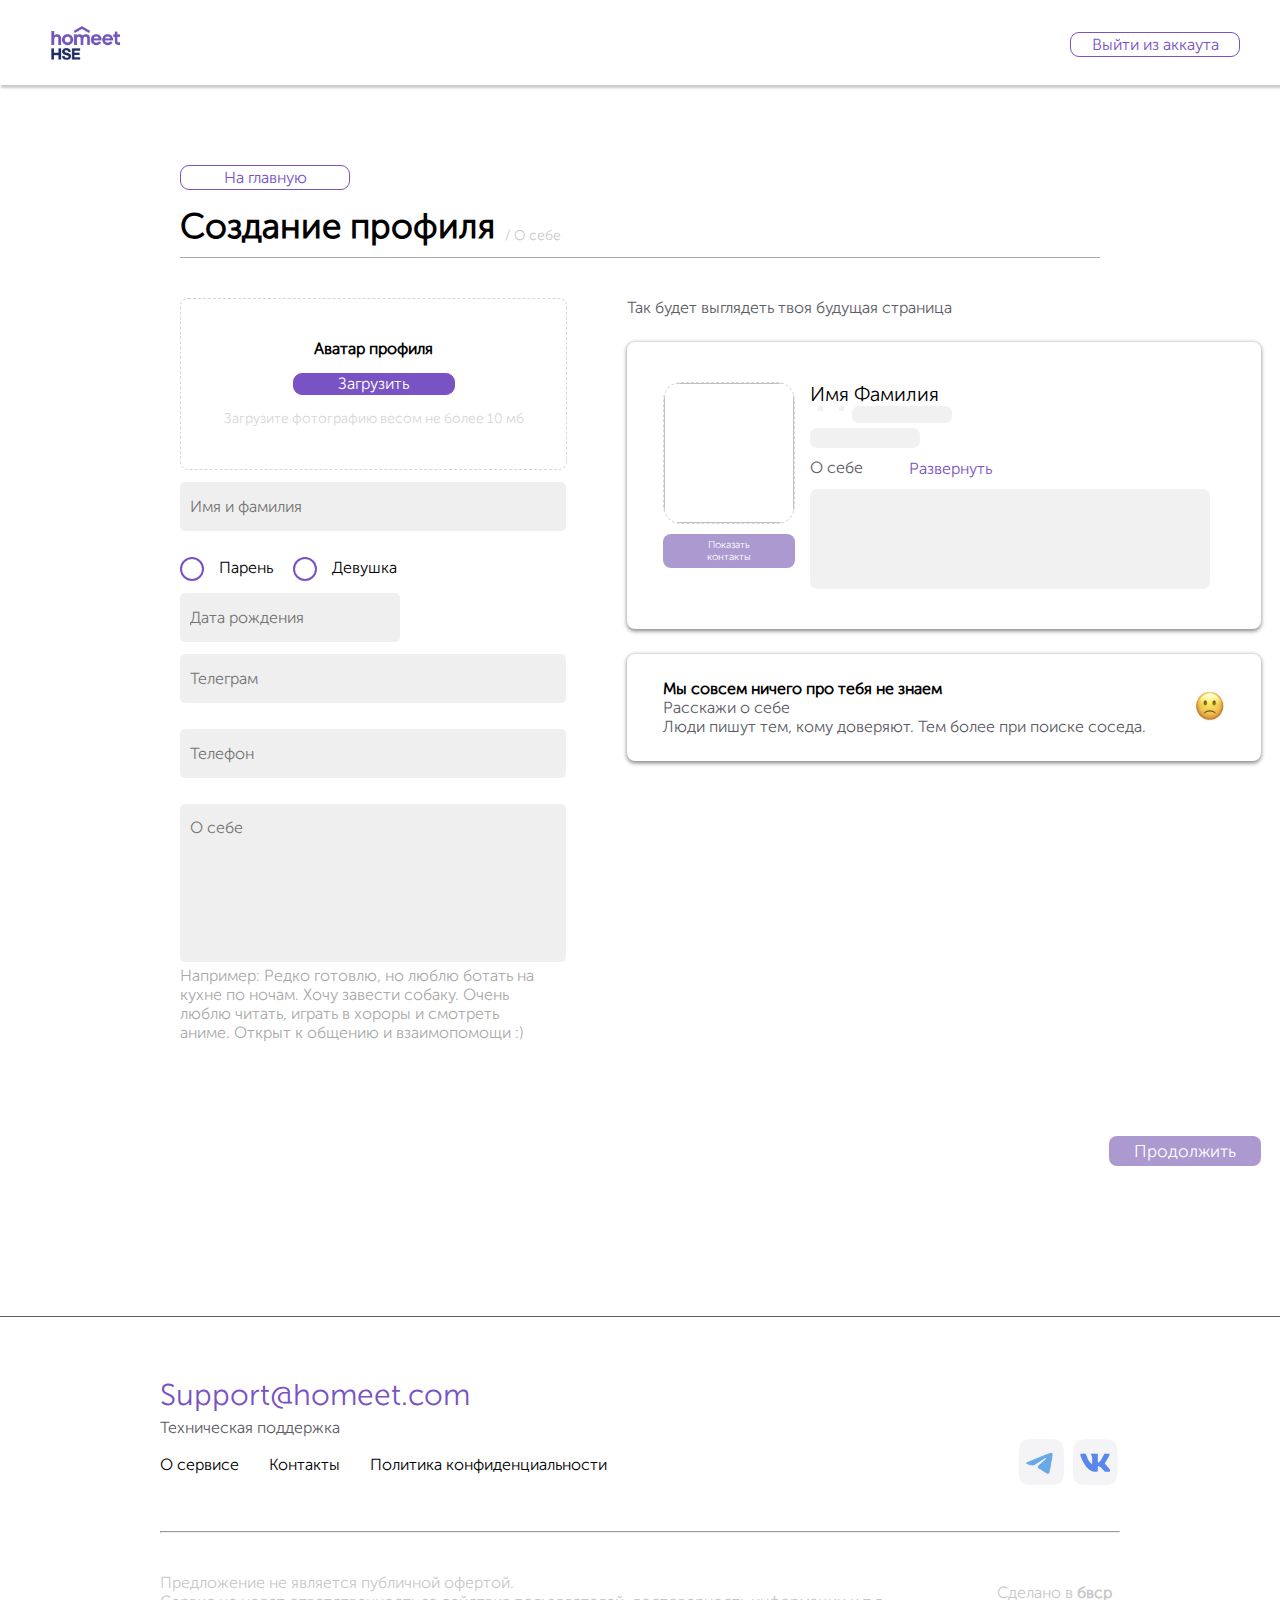
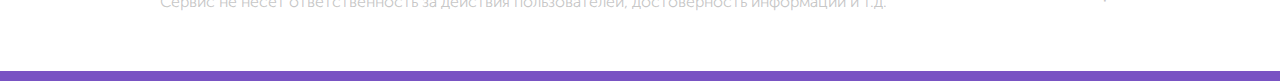
<file: src/index.html>
<!DOCTYPE html>
<html lang="ru">
<head>
    <meta charset="UTF-8">
    <meta name="viewport" content="width=device-width, initial-scale=1.0">
    <link rel="stylesheet" href="css/style.css">
    <title>О себе</title>
</head>
<body>
    <header class="top_panel">
        <div class="distances_top_panel">
            <img class="logo" src="img/logo.jpg" alt="logo">
            <form>
                <button class="white_button">Выйти из аккаута</button>
            </form>
        </div>
    </header>
    <main class="creating_profile">
        <form>
            <button class="white_button">На главную</button>
        </form>
        <div class="cr_and_about_myself">
            <h1 class="cr_text">Создание профиля</h1>
            <p class="about_myself_text">/ О себе</p>
        </div>
        <div class="line_in_cr_and_about_myself">
       </div>
        <div class="left_and_right_panels">
            <div class="anketa">
                <div class="dowload_form">
                    <p class="avatar"><b>Аватар профиля</b></p>
                    <form>
                        <label class="violet_button" for="photo">Загрузить</label>
                        <input name="photo" id="photo" type="file" style="display:none;" accept=".jpg, .jpeg, .png" onchange="perenosFoto()">
                    </form>
                    <p class="text_dowload_grey">Загрузите фотографию весом не более 10 мб</p>
                </div>
                <form>
                    <input class="data_windows_anketa" name="name" id="name" type="text" placeholder="Имя и фамилия" onchange='perenosImeni(this.value)'>
                    <p class="error" id="name_format">Неверный формат имени</p>
                </form>
                <form class="variants">
                    <input type="radio" name="gender" id="m" value="male" onchange='perenosGender1(this.value)'>
                    <label for="m" class="variant">Парень</label>
                    <input type="radio" name="gender" id="f" value="female" onchange='perenosGender2(this.value)'>
                    <label for="f" class="variant">Девушка</label>
                </form>
                <form>
                    <input class="date" pattern="[0-9]{2}.[0-9]{2}.[0-9]{4}" id="date" type="text" placeholder="Дата рождения" onfocus="(this.type='date')"  onchange='perenosDate(this.value)'>
                </form>
                <form>
                    <input class="data_windows_anketa" type="text" name="tg" id="tg" placeholder="Телеграм" onchange='perenosTG(this.value)'>
                    <p class="error" id="tg_format">Неверный формат никнейма</p>
                </form>
                <form>
                    <input class="data_windows_anketa" type="tel" name="tel" id="tel" placeholder="Телефон" onchange="perenosTel(this.value)">
                    <p class="error" id="tel_format">Неверный формат номера</p>
                </form>
                <div>
                    <form>
                        <textarea class="about_myself_block" name="textarea" id="textarea" cols="15" rows="5" placeholder="О себе" onchange="aboutMyself(value)"></textarea>
                    </form>
                    <p class="example">Например: Редко готовлю, но люблю ботать на кухне по ночам. Хочу завести собаку. Очень люблю читать, играть в хороры и смотреть аниме. Открыт к общению и взаимопомощи :)</p>
                </div> 
            </div> 
            <div class="right">
                <p class="in_the_future_text">Так будет выглядеть твоя будущая страница</p>
                <div class="future_anketa_big">
                    <div class="place_for_photo_and_batton_show_contacts">
                        <img class="place_for_photo" id="fotochka">
                        <form>
                            <button class="show_contacts" onclick="contacts()" type=button>Показать контакты</button>
                            <p id="telegram"></p>
                            <p id="number"></p>
                        </form>
                    </div>
                    <div  class="future_anketa_right">
                        <p class="name_surname_in_future_anketa" id="perenos_imeni">Имя Фамилия</p>
                        <div class="gender_age_grey_block_in_future_anketa">
                            <p class="small" id="gender"></p>
                            <div class="point"></div>
                            <p class="small" id="age"></p>
                            <div class="point"></div>
                            <p class="small_grey_block_in_future"></p>
                        </div>
                        <p class="medium_grey_block_in_future"></p>
                        <div class="turn_about_myself_in_future">
                            <p class="about_myself_in_future" id="perenos_about">О себе</p>
                            <button class="turn" id="turn" type=button onclick="turn()">Развернуть</button>
                        </div>
                        <p class="big_grey_block_in_future">
                        <!-- тут нужно прописать маленькие серые прямоугольники внутри большого -->
                        </p>
                    </div>
                </div>
                <div class="we_dont_know">
                    <div>
                      <p><b>Мы совсем ничего про тебя не знаем</b></p> 
                      <p class="tell_about_yourself">Расскажи о себе</p> 
                      <p class="tell_about_yourself">Люди пишут тем, кому доверяют. Тем более при поиске соседа.</p>  
                    </div>
                    <div>
                        <img class="bad_smile" src="img/(smile.jpg" alt="bad_smile">
                    </div>
                </div>  
                <div class="continue_button_with_location">
                    <div class="for_continue_button"></div>
                    <button class="continue_button">Продолжить</button>
                </div>
            </div>
        </div>
       <script src="./js/script1.js"></script>
    </main>
    <footer class="footer">
        <div class="email_and_support">
            <p class="email">Support@homeet.com</p>
            <p class="support">Техническая поддержка</p>
        </div>
        <div class="services_and_networks">
            <div class="services">
                <p>О сервисе</p>
                <p>Контакты</p>
                <p>Политика конфиденциальности</p>
            </div>
            <div class="networks">
                <img class="networks_pict" src="img/tg.jpg" alt="telegram">
                <img class="networks_pict" src="img/vk.jpg" alt="vk">
            </div>
        </div> 
        <div class="down">
            <hr>
            <div class="down_text">
                <p>Предложение не является публичной офертой. <br> Сервис не несет ответственность за действия пользователей, достоверность информации и т.д.</p>
                <p>Сделано в <b>бвср</b></p>
            </div>  
        </div>
    </footer>
</body>
</html>
</file>
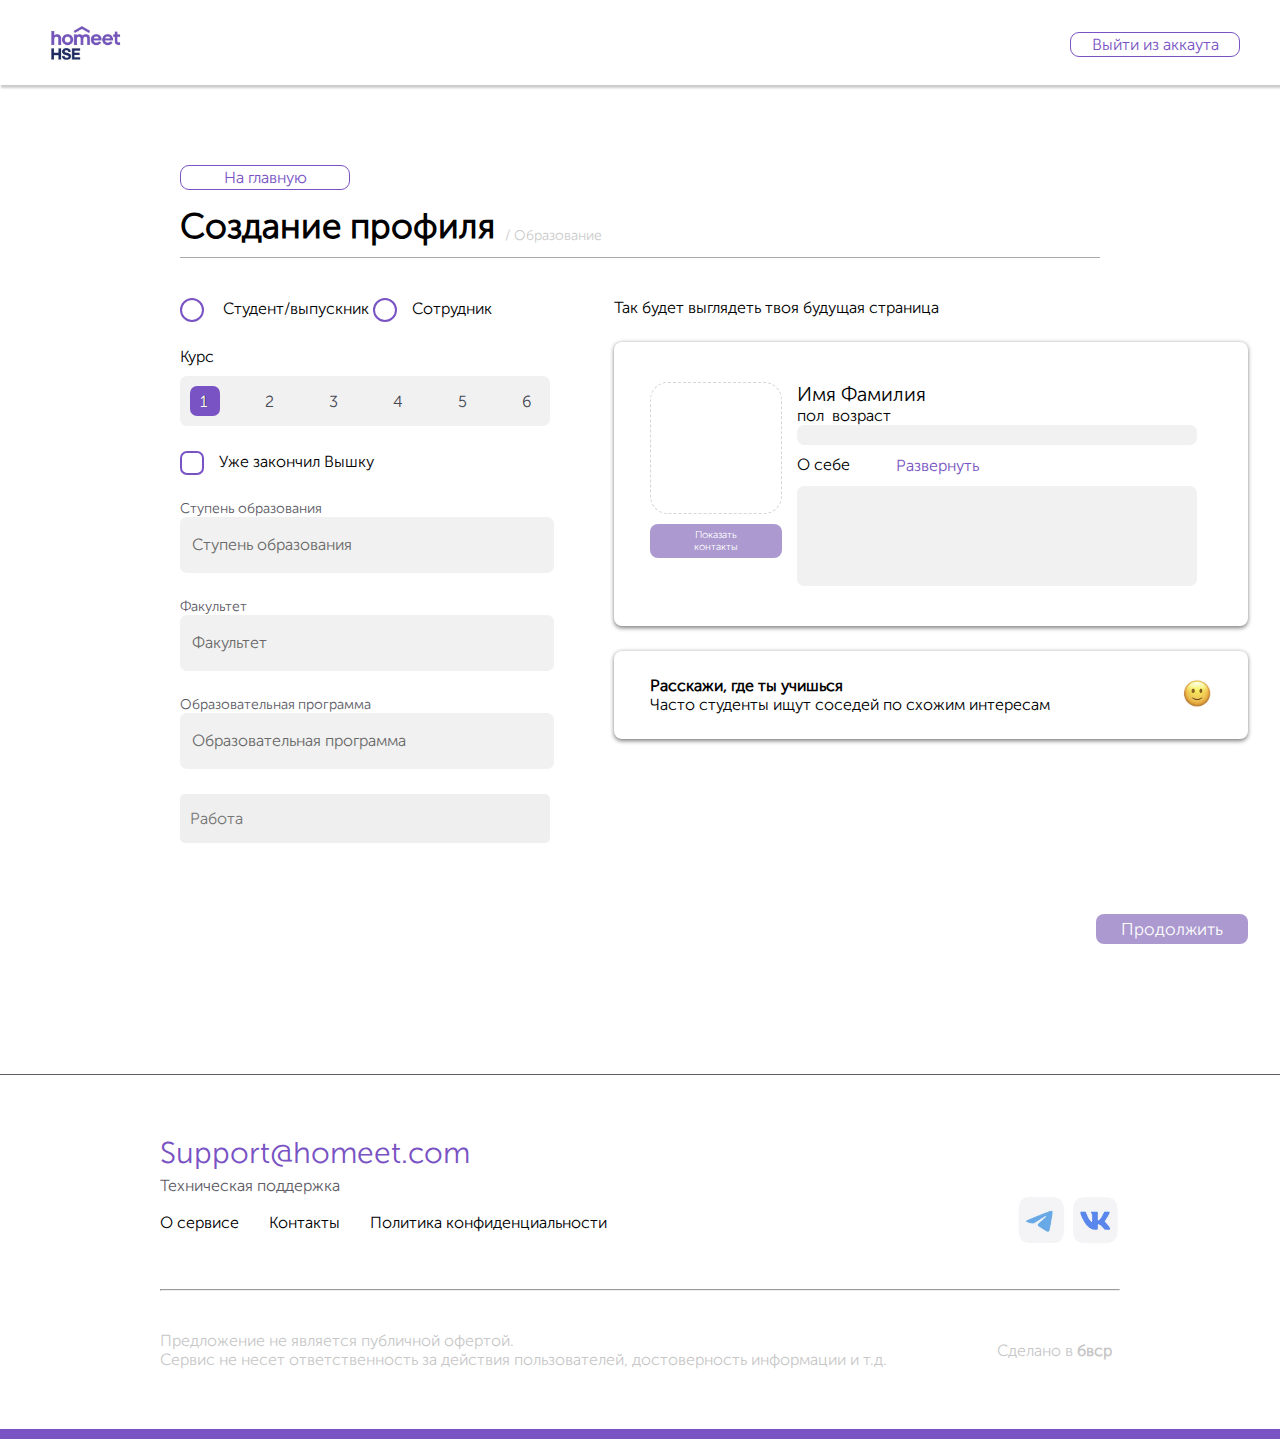
<file: src/index2.html>
<!DOCTYPE html>
<html lang="ru">
<head>
    <meta charset="UTF-8">
    <meta name="viewport" content="width=device-width, initial-scale=1.0">
    <link rel="stylesheet" href="css/style2.css">
    <title>Образование</title>
</head>
<body>
    <header class="top_panel">
        <div class="distances_top_panel">
            <img class="logo" src="img/logo.jpg" alt="logo">
            <form>
                <button class="white_button">Выйти из аккаута</button>
            </form>
        </div>
    </header>
    <main class="creating_profile">
        <form>
            <button class="white_button">На главную</button>
        </form>
        <div class="cr_and_education">
            <h1 class="cr_text">Создание профиля</h1>
            <p class="education_text">/ Образование</p>
        </div>
        <div class="line_in_cr_and_education">
       </div>
        <div class="left_and_right_panels">
            <div class="left">
                <div class="student_or_worker">
                    <input type="radio" id="student" name="work" value="student">
                    <label for="student" class="variant"> Студент/выпускник  </label>
                    <input type="radio" id="work" name="work" value="worker"> 
                    <label for="work" class="variant">Сотрудник</label>
                </div>
                <form class="range-slider">
                    <label for="range" class="label-range">Курс</label>
                    <input class="slider" id="range" type="range" name="range" min="1" max="6" step="1" value="1" onchange="$('#sizevalue').text($('#range').val());" onclick='eventRange()'>
                </form>
                <div>
                    <form>
                        <input class="end_or_no" type="checkbox" name="end" id="end" onchange='perenosEnd()'> 
                        <label for="end" class="check">Уже закончил Вышку</label>
                    </form>
                </div>
                <div class="dropdown">
                    <p class="gray_text">Ступень образования</p>
                    <p onclick="stepEducation()" class="dropbtn" id="step">Ступень образования</p>
                      <div id="myDropdown" class="dropdown-content">
                        <p class="v1">Бакалавриат</p>
                        <p class="v1">Магистратура</p>
                        <p class="v1">Аспирантура</p>
                      </div>
                    </div>
                <div class="dropdown2">
                    <p class="gray_text">Факультет</p>
                    <p onclick="faculty()" class="dropbtn2" id="fac">Факультет</p>
                        <div id="myDropdown2" id="dropdown-content2" class="dropdown-content2">
                            <p class="v2">Московский институт электроники и математики</p>
                            <p class="v2">Высшая школа бизнеса</p>
                            <p class="v2">Факультет компьютерных наук</p>
                            <p class="v2">Факультет экономических наук</p>
                            <p class="v2">Высшая школа дизайна</p>
                        </div>
                </div>
                <div class="dropdown3">
                    <p class="gray_text">Образовательная программа</p>
                    <p onclick="program()" class="dropbtn3" id="step3">Образовательная программа</p>
                      <div id="myDropdown3" id="dropdown-content3" class="dropdown-content3">
                        <p class="v3">Информатика и вычислительная техника</p>
                        <p class="v3">Информационная безопасность</p>
                        <p class="v3">Компьютерная безопасность</p>
                        <p class="v3">Прикладная математика</p>
                        <p class="v3">Инфокоммуникационные технологии и системы связи</p>
                    </div>
                </div>
                <form>
                    <input class="data_windows_anketa" name="name" id="name" type="text" placeholder="Работа"  onchange='perenosWork(this.value)'> 
                </form>
            </div>
            <div class="right">
                <p class="in_the_future_text">Так будет выглядеть твоя будущая страница</p>
                <div class="future_anketa_big">
                    <div class="place_for_photo_and_batton_show_contacts">
                        <div class="place_for_photo"></div>
                        <form>
                            <button class="show_contacts">Показать контакты</button>
                        </form>
                    </div>
                    <div  class="future_anketa_right">
                        <p class="name_surname_in_future_anketa">Имя Фамилия</p>
                        <div class="gender_age_grey_block_in_future_anketa">
                            <p>пол</p>
                            <p>возраст</p>
                            <div class="education">
                                <p class="ed" id="education1"></p>
                                <p class="ed" id="education2"></p>
                                <p class="ed" id="education3"></p>
                                <p class="ed" id="education4"></p>
                            </div>
                            <p class="small_grey_block_in_future"></p>
                        </div>
                        <p class="medium_grey_block_in_future" id="work"></p>
                        <div class="turn_about_myself_in_future">
                            <p class="about_myself_in_future">О себе</p>
                            <button class="turn">Развернуть</button>
                        </div>
                        <p class="big_grey_block_in_future">
                        <!-- тут нужно прописать маленькие серые прямоугольники внутри большого -->
                        </p>
                    </div>
                </div>
                <div class="we_dont_know">
                    <div>
                      <p><b>Расскажи, где ты учишься</b></p> 
                      <p class="tell_about_yourself">Часто студенты ищут соседей по схожим интересам</p> 
                    </div>
                    <div>
                        <img class="happy_smile" src="img/)smile.jpg" alt="happy _smile">
                    </div>
                </div>  
                <div class="continue_button_with_location">
                    <div class="for_continue_button"></div>
                    <button class="continue_button">Продолжить</button>
                </div>
            </div>
        </div>
        <script src="./js/script2.js"></script>
    </main>
    <footer class="footer">
        <div class="email_and_support">
            <p class="email">Support@homeet.com</p>
            <p class="support">Техническая поддержка</p>
        </div>
        <div class="services_and_networks">
            <div class="services">
                <p>О сервисе</p>
                <p>Контакты</p>
                <p>Политика конфиденциальности</p>
            </div>
            <div class="networks">
                <img class="networks_pict" src="img/tg.jpg" alt="telegram">
                <img class="networks_pict" src="img/vk.jpg" alt="vk">
            </div>
        </div> 
        <div class="down">
            <hr>
            <div class="down_text">
                <p>Предложение не является публичной офертой. <br> Сервис не несет ответственность за действия пользователей, достоверность информации и т.д.</p>
                <p>Сделано в <b>бвср</b></p>
            </div>  
        </div>
    </footer>
</body>
</html>
</file>
<file: src/css/style.css>
*{
    margin: 0;
    font-size: 16px;
    font-family: "MuseoSansCyrl";
}
@font-face { 
    font-family: "MuseoSansCyrl"; 
    src: url("/src/fonts/MuseoSansCyrl300.otf") format("opentype"); 
}
.logo {
    width: 90px;
}
.top_panel{
    box-shadow: 2px 2px 2px 1px rgba(0, 0, 0, 0.2);
    flex-direction: column;
    display: flex;
    height: 85px;
}
.distances_top_panel{
    display: flex;
    align-items: center;
    justify-content: space-between;
    padding: 20px 40px;
}
.white_button {
    background: #ffff;
    border: 1px solid #7953c3;
    color: #7953c3;
    width: 170px;
    height: 25px;
    align-items: center;
    border-radius: 9px;
}
.creating_profile{
    padding: 80px 180px;
}
.cr_text {
    font-size: 35px;
}
.about_myself_text{
    color: #ccc;
    font-size: 14px;
    line-height: 23px;
}
.cr_and_about_myself{
    display: flex;
    align-items: flex-end;
    gap: 10px;
    margin-top: 15px;
}
.line_in_cr_and_about_myself {
    background-color: #939393cc;
    height: 1.2px;
    margin-top: 10px;
}
.violet_button{
    background: #7953c3;
    border: 1px solid #7953c3;
    color: #ffff;
    width: 160px;
    height: 20px;
    border-radius: 9px;
    display: flex;
    flex-direction: column;
    text-align: center;
}
.avatar {
    text-align: center;
}
.dowload_form {
   display: flex;
   border: 1.5px dashed #cccc;
   border-radius: 8px;
   width: 305px;
   height: 90px;
   gap: 15px;
   align-items: center;
   flex-direction: column;
   padding: 40px 40px;
}
.text_dowload_grey {
    color: #cccc;
    font-size: 14px;;
}
.anketa {
    display: inline-flex;
    flex-direction: column;
    gap: 12px;
}
.example {
    color: #939393cc;
    width: 366px;
}
.data_windows_anketa{
    background: #ebebebcc;
    border: 0;
    color: #000;
    width: 366px;
    padding: 15px 10px;
    align-items: center;
    border-radius: 5px; 
}
.date {
    background: #ebebebcc;
    border: 0;
    color: #000;
    width: 200px;
    padding: 15px 10px;
    align-items: center;
    border-radius: 5px;
}
.about_myself_block {
    background-color: #ebebebcc; 
    border-radius: 5px; 
    border: 0;
    line-height: 18px; 
    min-height: 128px; 
    padding: 15px 10px; 
    width: 366px; 
    outline: none; 
    resize:none; 
}
.services_and_networks {
    display: flex; 
    align-items: center; 
    justify-content: space-between;   
}
.services {
    display: flex;
    align-items: center;
    column-gap: 30px;
}
.email_and_support {
    align-items: center; 
}
.support {
    color: #5d5b66;
    margin-top: 5px;
}
.email {
    color:#7953c3;
    font-size: 30px;
}
.down {
    margin-top: 40px;
}
.down_text {
    margin-top: 40px;
    color: #aaaa;
    display: flex;
    align-items: center;
    justify-content: space-between;
    padding-right: 8px;
}

.networks_pict {
    width: 50px;
    height: 50px;
}
.left_and_right_panels{
    display: flex; 
    flex-direction: row; 
    gap: 60px; 
    width: 100%;
    margin-top: 40px;
}
.right {
    display: flex;
    flex-direction: column;
    gap: 25px;
}
.future_anketa_big {
    border-radius: 8px;
    box-shadow: 0px 1.5px 4.5px 0px rgba(0, 0, 0, 0.5); 
    display: flex;
    padding: 25px 36px; 
}
.we_dont_know {
    border-radius: 8px;
    box-shadow: 0px 1.5px 4.5px 0px rgba(0, 0, 0, 0.5); 
    padding: 25px 36px; 
    display: flex;
    justify-content: space-between;
    align-items:center;
}
.bad_smile {
    width: 35x;
    height: 30px;
}
.place_for_photo {
   display: flex;
   border: 1.5px dashed #cccc;
   border-radius: 18px;
   width: 130px;
   height: 140px;
   gap: 15px;
   align-items: center;
   flex-direction: column;
   margin-bottom: 10px;
   align-items: center;
}
.place_for_photo_and_batton_show_contacts {
    margin-top: 15px;
}
.name_surname_in_future_anketa {
    font-size: 20px;
}
.gender_age_grey_block_in_future_anketa {
    display: flex;
    flex-direction: row;
    gap: 8px;
}
.small_grey_block_in_future {
    background-color: #f1f1f1; 
    border-radius: 7px; 
    color: #ccc; 
    width: 100px; 
    height: 17px;
}
.medium_grey_block_in_future {
    background-color: #f1f1f1; 
    border-radius: 7px; 
    color: #ccc; 
    width: 110px; 
    height: 20px;
    margin-top: 5px;
}
.big_grey_block_in_future {
    background-color: #f1f1f1; 
    border-radius: 7px; 
    color: #ccc; 
    width: 400px; 
    height: 100px;
    margin-top: 10px;
}

.turn_about_myself_in_future {
    display: flex;
    flex-direction: row;
    gap: 40px;
    margin-top: 10px;
}
.turn {
    background-color: #ffff;
    border: 0px;
    color:#7953c3;
}
.about_myself_in_future {
    color:#5d5b66;
}
.future_anketa_right {
    padding: 15px;
}
.show_contacts {
    background-color: rgb(171,153,207);
    border: 0px;
    border-radius: 8px;
    color: #ffff;
    font-size: 10px;
    padding: 5px 25px;
    align-items: center;
}
.in_the_future_text{
    color: #5d5b66;
}
.tell_about_yourself {
    color:#5d5b66;
}
.continue_button_with_location {
    display: flex;
    margin-top: 350px;
    align-items: center;
    justify-content: space-between;
}
.for_continue_button {
    display: flex;
    justify-content: space-between;
}
.continue_button {
    background-color: rgb(171,153,207);
    border: 0px;
    border-radius: 8px;
    color: #ffff;
    font-size: 17px;
    padding: 5px 25px;
    align-items: center;
}
.footer {
    margin-top: 70px; 
    padding: 60px 160px; 
    border-top: 1px solid #5d5b66; 
    border-bottom: 10px solid rgb(121,83,195); 
}

input[type="radio"] { 
    display: none; 
} 
.variant:before { 
    content: " "; 
    color: rgb(121,83,195); 
    display: inline-block; 
    margin-right: 15px; 
    position: relative; 
    text-align: center; 
    width: 20px; 
    height: 20px; 
    border: 2px solid rgb(121,83,195); 
    vertical-align: middle; 
    border-radius: 20px; 
} 
input:checked + .variant:before { 
    content: '\2B24'; 
}

.variants {
    display: flex;
    flex-direction: row;
    gap: 20px;
}

#name_format {
    font-size: 12px;
    color: red;
    visibility: hidden;
}
#tg_format {
    font-size: 12px;
    color: red;
    visibility: hidden;
}
#tel_format {
    font-size: 12px;
    color: red;
    visibility: hidden; 
}

.point {
    height: 5px;
    width: 5px;
    background-color: #f1f1f1; 
}

#telegram {
    visibility: hidden;
}

#number {
    visibility: hidden;
}
</file>
<file: src/css/style2.css>
*{
    margin: 0;
    font-size: 16px;
    font-family: "MuseoSansCyrl";
}
@font-face { 
    font-family: "MuseoSansCyrl"; 
    src: url("/src/fonts/MuseoSansCyrl300.otf") format("opentype"); 
}
.logo {
    width: 90px;
}
.top_panel{
    box-shadow: 2px 2px 2px 1px rgba(0, 0, 0, 0.2);
    flex-direction: column;
    display: flex;
    height: 85px;
}
.distances_top_panel{
    display: flex;
    align-items: center;
    justify-content: space-between;
    padding: 20px 40px;
}
.white_button {
    background: #ffff;
    border: 1px solid #7953c3;
    color: #7953c3;
    width: 170px;
    height: 25px;
    align-items: center;
    border-radius: 9px;
}
.creating_profile{
    padding: 80px 180px;
}
.cr_text {
    font-size: 35px;
}
.education_text{
    color: #ccc;
    font-size: 14px;
    line-height: 23px;
}
.cr_and_education{
    display: flex;
    align-items: flex-end;
    gap: 10px;
    margin-top: 15px;
}
.services_and_networks {
    display: flex; 
    align-items: center; 
    justify-content: space-between;   
}
.services {
    display: flex;
    align-items: center;
    column-gap: 30px;
}
.email_and_support {
    align-items: center; 
}
.support {
    color: #5d5b66;
    margin-top: 5px;
}
.email {
    color:#7953c3;
    font-size: 30px;
}
.down {
    margin-top: 40px;
}
.down_text {
    margin-top: 40px;
    color: #aaaa;
    display: flex;
    align-items: center;
    justify-content: space-between;
    padding-right: 8px;
}

.networks_pict {
    width: 50px;
    height: 50px;
}
.footer {
    margin-top: 50px; 
    padding: 60px 160px; 
    border-top: 1px solid #5d5b66; 
    border-bottom: 10px solid rgb(121,83,195); 
}
.left_and_right_panels{
    display: flex; 
    flex-direction: row; 
    gap: 60px; 
    width: 100%;
    margin-top: 40px;
}
.left {
    display: flex;
    flex-direction: column;
    gap: 25px;
}
.right {
    display: flex;
    flex-direction: column;
    gap: 25px;
}
.future_anketa_big {
    border-radius: 8px;
    box-shadow: 0px 1.5px 4.5px 0px rgba(0, 0, 0, 0.5); 
    display: flex;
    padding: 25px 36px; 
}
.we_dont_know {
    border-radius: 8px;
    box-shadow: 0px 1.5px 4.5px 0px rgba(0, 0, 0, 0.5); 
    padding: 25px 36px; 
    display: flex;
    justify-content: space-between;
    align-items:center;
}
.happy_smile {
    width: 35x;
    height: 30px;
}
.turn {
    background-color: #ffff;
    border: 0px;
    color:#7953c3;
}
.show_contacts {
    background-color: rgb(171,153,207);
    border: 0px;
    border-radius: 8px;
    color: #ffff;
    font-size: 10px;
    padding: 5px 25px;
    align-items: center;
}
.continue_button_with_location {
    display: flex;
    margin-top: 150px;
    align-items: center;
    justify-content: space-between;
}
.for_continue_button {
    display: flex;
    justify-content: space-between;
}
.continue_button {
    background-color: rgb(171,153,207);
    border: 0px;
    border-radius: 8px;
    color: #ffff;
    font-size: 17px;
    padding: 5px 25px;
    align-items: center;
}
.big_grey_block_in_future {
    background-color: #f1f1f1; 
    border-radius: 7px; 
    color: #ccc; 
    width: 400px; 
    height: 100px;
    margin-top: 10px;
}
.place_for_photo {
   display: flex;
   border: 1.5px dashed #cccc;
   border-radius: 18px;
   width: 50px;
   height: 50px;
   gap: 15px;
   align-items: center;
   flex-direction: column;
   padding: 40px 40px;
   margin-bottom: 10px;
   align-items: center;
}
.medium_grey_block_in_future {
    background-color: #f1f1f1;
    border-radius: 7px;
    color: #ccc;
    display:flex;
    height: 20px;
    font-size: 12px;
    color:black;
}
.place_for_photo_and_batton_show_contacts {
    margin-top: 15px;
}
.name_surname_in_future_anketa {
    font-size: 20px;
}
.gender_age_grey_block_in_future_anketa {
    display: flex;
    flex-direction: row;
    gap: 8px;
}
.line_in_cr_and_education {
    background-color: #939393cc;
    height: 1.2px;
    margin-top: 10px;
}

.future_anketa_right {
    padding: 15px;
}
.turn_about_myself_in_future {
    display: flex;
    flex-direction: row;
    gap: 40px;
    margin-top: 10px;
}
.block_for_slider { 
    appearance: none; 
    height: 50px; 
    width: 300px; 
    padding: 10px 10px; 
    background-color: #f1f1f1; 
    border-radius: 7px; 
    -webkit-transition: .2s; 
    transition: opacity .2s; 
} 
.conteiner_for_stages {
    background: #f1f1f1;
    border: 0;
    color: #0000;
    width: 350px;
    padding: 15px 10px;
    align-items: center;
    border-radius: 5px;
    display: flex;
    flex-direction: row;
    justify-content: space-between;
}
.block_for_slider::-webkit-slider-thumb { 
    -webkit-appearance: none; 
    appearance: none; 
    width: 30px; 
    height: 30px; 
    background: rgb(121,83,195); 
    cursor: pointer; 
    border-radius: 7px; 
} 
.stupen_in_spisok {
    color:#5d5b66;
}
 
.kurs_and_block_slider{ 
    display: flex; 
    flex-direction: column; 
    gap: 10px; 
}

.stage_of_education_text {
    color:#5d5b66;
}
.spisok_stage_of_education {
    width: 19px;
    height: 19px;
    background-color: #f1f1f1;
    border: 0px;
}
.facult_text {
    color:#5d5b66;
}
.spisok_facult {
    width: 19px;
    height: 19px;
    background-color: #f1f1f1;
    border: 0px;
}
.conteiner_for_facult {
    background: #f1f1f1;
    border: 0;
    color: #0000;
    width: 350px;
    padding: 15px 10px;
    align-items: center;
    border-radius: 5px;
    display: flex;
    flex-direction: row;
    justify-content: space-between;
}
.program_text {
    color:#5d5b66;
}
.conteiner_for_program {
    background: #f1f1f1;
    border: 0;
    color: #0000;
    width: 350px;
    padding: 15px 10px;
    align-items: center;
    border-radius: 5px;
    display: flex;
    flex-direction: row;
    justify-content: space-between;
}

input[type="radio"] { 
    display: none; 
} 
.variant:before { 
    content: " "; 
    color: rgb(121,83,195); 
    display: inline-block; 
    margin-right: 15px; 
    position: relative; 
    text-align: center; 
    width: 20px; 
    height: 20px; 
    border: 2px solid rgb(121,83,195); 
    vertical-align: middle; 
    border-radius: 20px; 
} 
input:checked + .variant:before { 
    content: '\2B24'; 
}

input[type="checkbox"] { 
    display: none; 
} 
.check:before { 
    content: " "; 
    color: rgb(121,83,195); 
    display: inline-block; 
    margin-right: 15px; 
    position: relative; 
    text-align: center; 
    width: 20px; 
    height: 20px; 
    border: 2px solid rgb(121,83,195); 
    vertical-align: middle; 
    border-radius: 7px; 
} 
input:checked + .check:before { 
    content: '\2714'; 
}

.data_windows_anketa{
    background: #ebebebcc;
    border: 0;
    color: #000;
    width: 350px;
    padding: 15px 10px;
    align-items: center;
    border-radius: 5px; 
}

.gray_text {
    color:#5d5b66;
    font-size: 14px;
}

.slider {
    appearance: none;
    height: 50px;
    width: 300px;
    padding: 10px 10px;
    background-color: #f1f1f1;
    border-radius: 7px;
    -webkit-transition: .2s;
    transition: opacity .2s;
}

.slider::-webkit-slider-thumb {
    appearance: none;
    appearance: none;
    width: 30px;
    height: 30px;
    background: rgb(121,83,195);
    cursor: pointer;
    border-radius: 7px;
}

.range-slider{
    display: flex;
    flex-direction: column;
    gap: 10px;
}

.range-slider, 
.range-ticks{
    display: flex;
}

.range-slider * {
    margin: 0;
    padding: 0;
    border: 0;
}    

.range-slider input[type=range], 
.range {
    overflow: hidden;
    position: relative;  
}
.range-slider input[type=range] {
    background-color: transparent;
    display: block;
    appearance: none;
    height: 30px;
    width: 350px;
    padding: 10px 10px;
    background-color: #f1f1f1;
    border-radius: 7px;
    -webkit-transition: .2s;
    transition: opacity .2s;

}


.range-ticks {
    height: 100%;
    justify-content: space-between;
    align-items: center;
    pointer-events: none;
    position: absolute;
    left: 20px;
}

.range-tick, 
.range-tick-text {
    display: inline-block   ;
}

.range-tick-text {
    transform: translateX(-50%);
}
.data-range {
    display: flex;
    height: 50px;
    margin-left: 20px; 
    justify-content: center;
    align-items: center;    
    text-align: center;
    color: #FFF;
    position: absolute;
    top: 0;
    z-index: 2;
    pointer-events: none;
    border: 0;
}

.range-ticks {
    justify-content: space-between;
    align-items: center;
    pointer-events: none;
    position: absolute;
    top: 0px;
    left: 25px;
    width: 322px;
    height: 50px;
}
.range-tick, 
.range-tick-text {
    display: inline-block;
}
.range-tick {
    color: #454954;
    font-size: 0.5em;
    text-align: center;
    width: 0;
    -webkit-user-select: none;
    -moz-user-select: none;
    user-select: none;
}


.dropbtn {
    background-color: #f1f1f1;
    border-radius: 7px;
    color: #6a6a6a;
    line-height: 24px;
    min-height: 0px;
    padding: 16px 12px;
    width: 350px;
    border: none;
    cursor: pointer;
}

.dropdown {
    position: relative;
    display: inline-block;
}

.dropdown-content {
    display: none;
    position: absolute;
    background-color: #f1f1f1;
    min-width: 366px;
    overflow: auto;
    box-shadow: 0px 8px 16px 0px rgba(0,0,0,0.2);
    z-index: 1;
}

.dropdown-content p {
    color: black;
    padding: 12px 16px;
    text-decoration: none;
    display: block;
}
.dropbtn:hover, .dropbtn:focus {
    background-color: #c5c5c5;
}


.show {display: block;}

.dropbtn2 {
    background-color: #f1f1f1;
    border-radius: 7px;
    color: #6a6a6a;
    line-height: 24px;
    min-height: 0px;
    padding: 16px 12px;
    width: 350px;
    border: none;
    cursor: pointer;
}

.dropbtn2:hover, .dropbtn2:focus {
    background-color: #c5c5c5;
}

.dropdown2 {
    position: relative;
    display: inline-block;
}

.dropdown-content2 {
    display: none;
    position: absolute;
    background-color: #f1f1f1;
    min-width: 366px;
    overflow: auto;
    box-shadow: 0px 8px 16px 0px rgba(0,0,0,0.2);
    z-index: 1;
}

.dropdown-content2 p {
    color: black;
    padding: 12px 16px;
    text-decoration: none;
    display: block;
}

.dropdown2 p:hover {background-color: #ddd;}


.show2 {display: block;}


.dropbtn3 {
    background-color: #f1f1f1;
    border-radius: 7px;
    color: #6a6a6a;
    line-height: 24px;
    min-height: 0px;
    padding: 16px 12px;
    width: 350px;
    border: none;
    cursor: pointer;
}

.dropbtn3:hover, .dropbtn3:focus {
    background-color: #c5c5c5;
}

.dropdown3 {
    position: relative;
    display: inline-block;
}

.dropdown-content3 {
    display: none;
    position: absolute;
    background-color: #f1f1f1;
    min-width: 366px;
    overflow: auto;
    box-shadow: 0px 8px 16px 0px rgba(0,0,0,0.2);
    z-index: 1;
}

.dropdown-content3 p {
    color: black;
    padding: 12px 16px;
    text-decoration: none;
    display: block;
}

.dropdown3 p:hover {background-color: #ddd;}


.show3 {display: block;}

.ed {
    display:inline-block;
    font-size: 12px;
}
</file>
